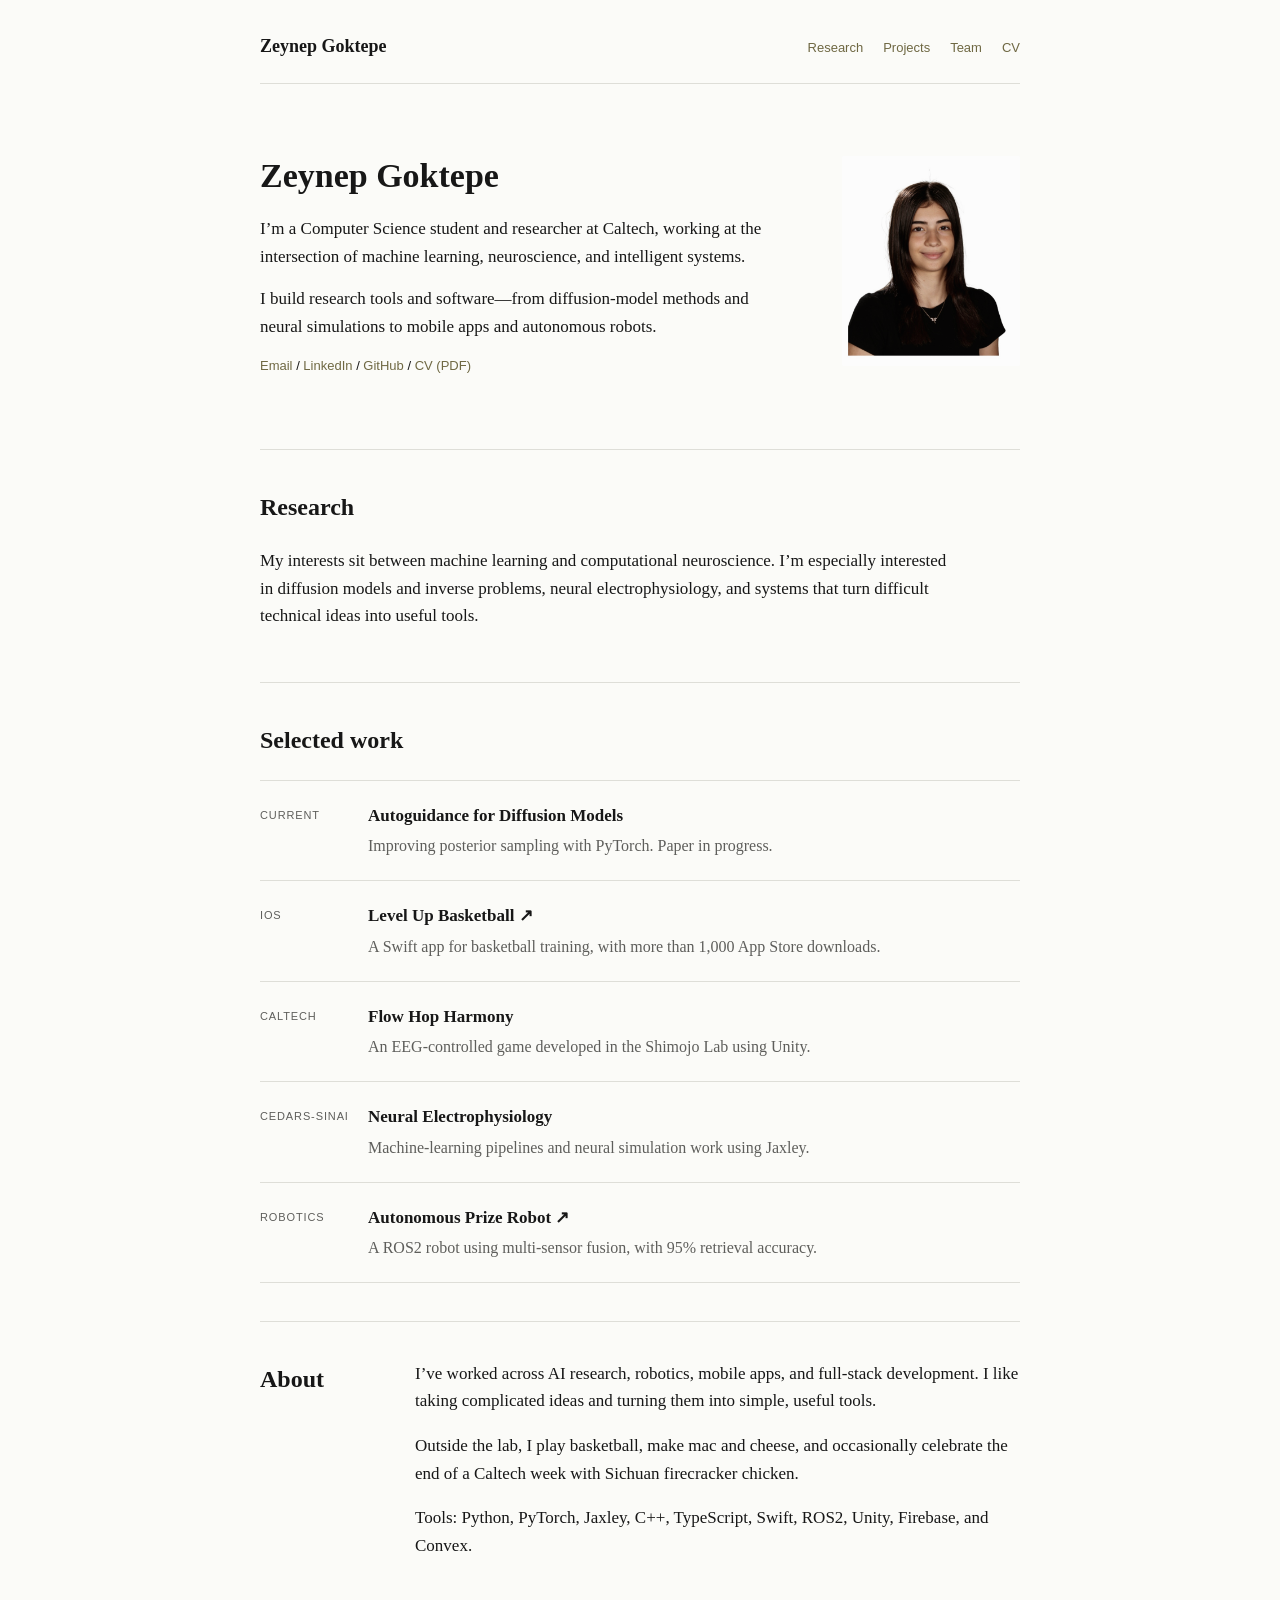
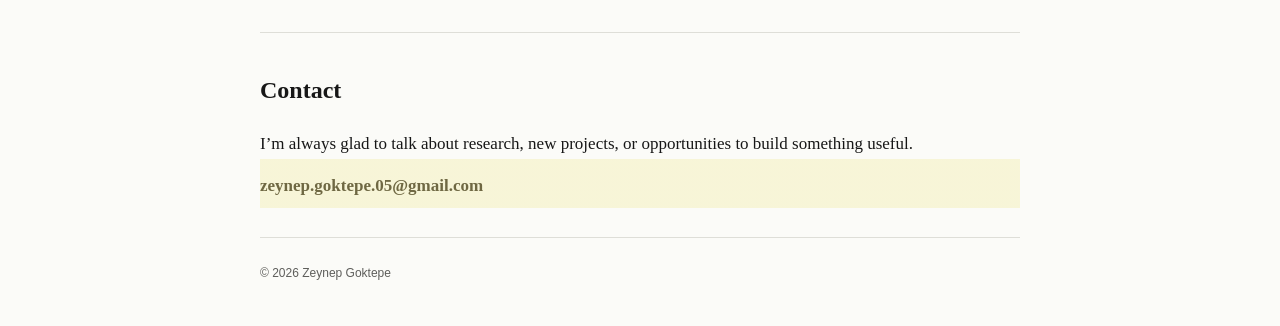
<file: index.html>
<!doctype html>
<html lang="en">
<head>
  <meta charset="utf-8">
  <meta name="viewport" content="width=device-width, initial-scale=1">
  <title>Zeynep Goktepe — Computer Science at Caltech</title>
  <meta name="description" content="Zeynep Goktepe is a computer science student and researcher at Caltech working across machine learning, neuroscience, and software.">
  <meta property="og:type" content="website">
  <meta property="og:title" content="Zeynep Goktepe — Computer Science at Caltech">
  <meta property="og:description" content="Machine learning, neuroscience, and software.">
  <meta property="og:image" content="zeynep.jpg">
  <link rel="stylesheet" href="styles.css">
</head>
<body>
  <main class="site-shell">
    <nav class="nav" aria-label="Main navigation">
      <a class="wordmark" href="index.html">Zeynep Goktepe</a>
      <div class="nav-links">
        <a href="#research">Research</a><a href="#projects">Projects</a><a href="cats.html">Team</a><a href="zeynep-resume.pdf" target="_blank">CV</a>
      </div>
    </nav>

    <header class="intro">
      <div class="intro-copy">
        <h1>Zeynep Goktepe</h1>
        <p>I’m a Computer Science student and researcher at Caltech, working at the intersection of machine learning, neuroscience, and intelligent systems.</p>
        <p>I build research tools and software—from diffusion-model methods and neural simulations to mobile apps and autonomous robots.</p>
        <p class="inline-links"><a href="mailto:zeynep.goktepe.05@gmail.com">Email</a> / <a href="https://www.linkedin.com/in/zeynep-goktepe-9bb5a8205/" target="_blank">LinkedIn</a> / <a href="https://github.com/Zeynoyder1" target="_blank">GitHub</a> / <a href="zeynep-resume.pdf" target="_blank">CV (PDF)</a></p>
      </div>
      <img class="portrait" src="zeynep.jpg" alt="Portrait of Zeynep Goktepe">
    </header>

    <section id="research" class="section">
      <h2>Research</h2>
      <p>My interests sit between machine learning and computational neuroscience. I’m especially interested in diffusion models and inverse problems, neural electrophysiology, and systems that turn difficult technical ideas into useful tools.</p>
    </section>

    <section id="projects" class="section">
      <h2>Selected work</h2>
      <div class="work-list">
        <article class="work-item"><span class="year">Current</span><div><h3>Autoguidance for Diffusion Models</h3><p>Improving posterior sampling with PyTorch. Paper in progress.</p></div></article>
        <a class="work-item" href="https://apps.apple.com/us/app/together-level-up/id6463521780" target="_blank"><span class="year">iOS</span><div><h3>Level Up Basketball <span aria-hidden="true">↗</span></h3><p>A Swift app for basketball training, with more than 1,000 App Store downloads.</p></div></a>
        <article class="work-item"><span class="year">Caltech</span><div><h3>Flow Hop Harmony</h3><p>An EEG-controlled game developed in the Shimojo Lab using Unity.</p></div></article>
        <article class="work-item"><span class="year">Cedars-Sinai</span><div><h3>Neural Electrophysiology</h3><p>Machine-learning pipelines and neural simulation work using Jaxley.</p></div></article>
        <a class="work-item" href="https://github.com/Zeynoyder1/basket" target="_blank"><span class="year">Robotics</span><div><h3>Autonomous Prize Robot <span aria-hidden="true">↗</span></h3><p>A ROS2 robot using multi-sensor fusion, with 95% retrieval accuracy.</p></div></a>
      </div>
    </section>

    <section id="about" class="section two-col">
      <h2>About</h2>
      <div>
        <p>I’ve worked across AI research, robotics, mobile apps, and full-stack development. I like taking complicated ideas and turning them into simple, useful tools.</p>
        <p>Outside the lab, I play basketball, make mac and cheese, and occasionally celebrate the end of a Caltech week with Sichuan firecracker chicken.</p>
        <p>Tools: Python, PyTorch, Jaxley, C++, TypeScript, Swift, ROS2, Unity, Firebase, and Convex.</p>
      </div>
    </section>

    <section id="contact" class="section contact">
      <h2>Contact</h2>
      <p>I’m always glad to talk about research, new projects, or opportunities to build something useful.</p>
      <a class="email" href="mailto:zeynep.goktepe.05@gmail.com">zeynep.goktepe.05@gmail.com</a>
    </section>
    <footer>© 2026 Zeynep Goktepe</footer>
  </main>
</body>
</html>
</file>
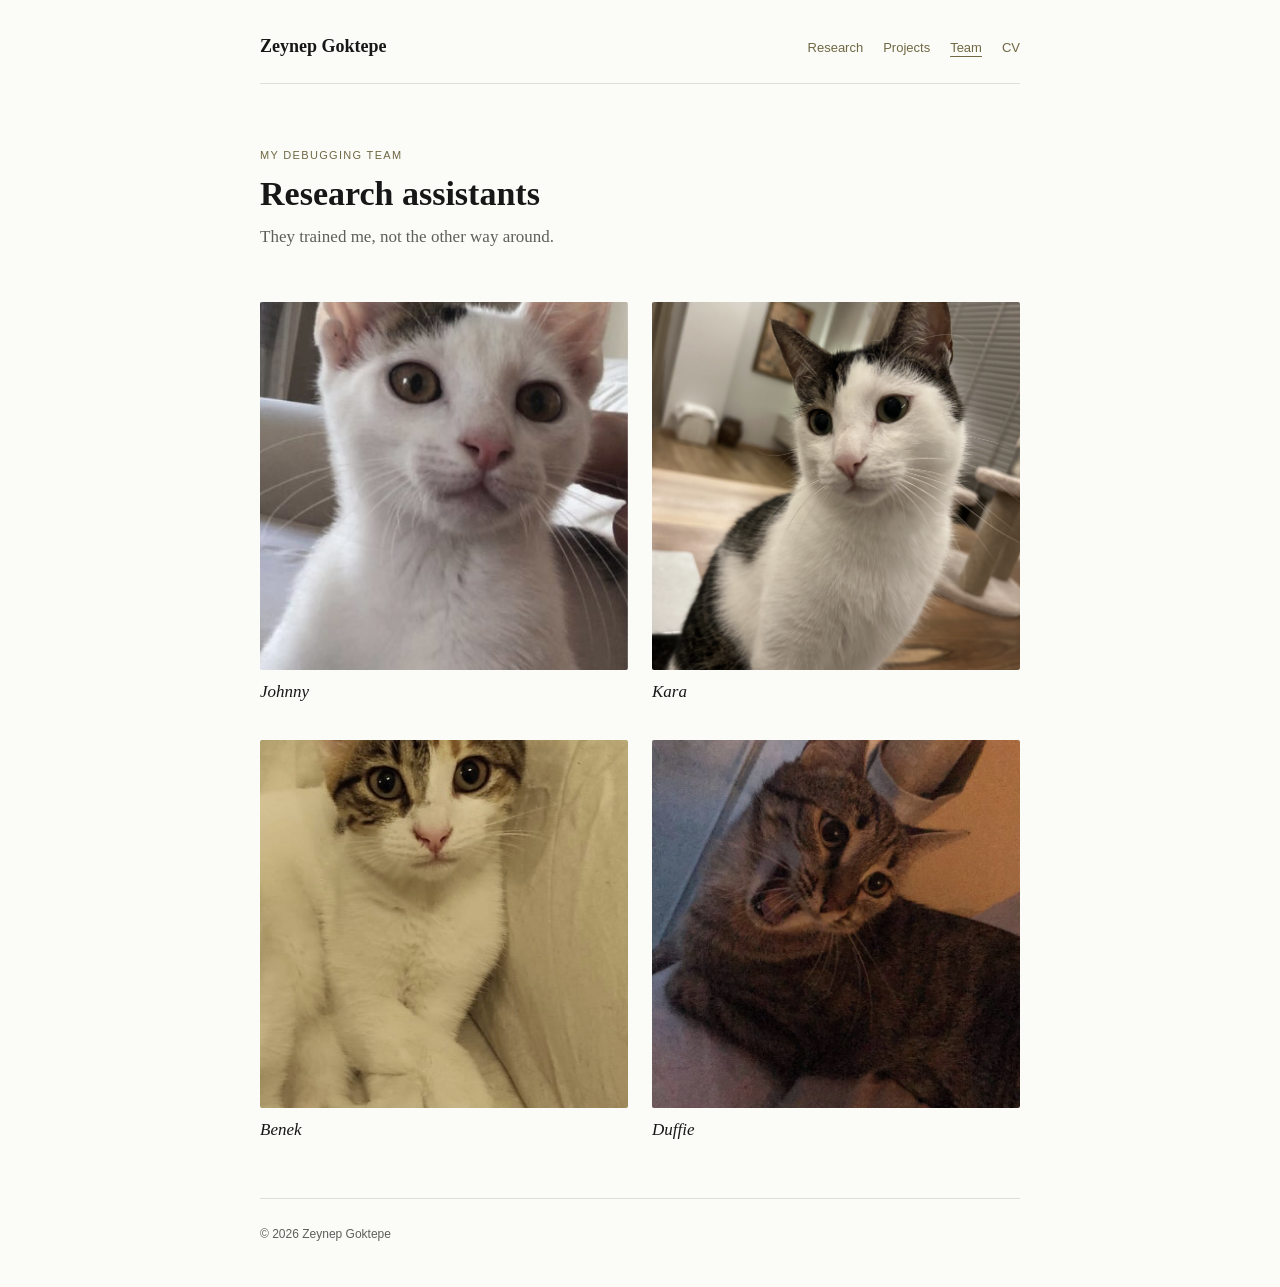
<file: cats.html>
<!doctype html><html lang="en"><head><meta charset="utf-8"><meta name="viewport" content="width=device-width, initial-scale=1"><title>Research Assistants — Zeynep Goktepe</title><meta name="description" content="Zeynep Goktepe's debugging team."><link rel="stylesheet" href="styles.css"></head>
<body><main class="site-shell"><nav class="nav" aria-label="Main navigation"><a class="wordmark" href="index.html">Zeynep Goktepe</a><div class="nav-links"><a href="index.html#research">Research</a><a href="index.html#projects">Projects</a><a class="active" href="cats.html">Team</a><a href="zeynep-resume.pdf" target="_blank">CV</a></div></nav>
<header class="page-intro"><p class="eyebrow">My debugging team</p><h1>Research assistants</h1><p>They trained me, not the other way around.</p></header>
<section class="cat-grid"><figure><img src="johnny.jpg" alt="Johnny"><figcaption>Johnny</figcaption></figure><figure><img src="kara.jpg" alt="Kara"><figcaption>Kara</figcaption></figure><figure><img src="benek.jpg" alt="Benek"><figcaption>Benek</figcaption></figure><figure><img src="duffie.JPG" alt="Duffie"><figcaption>Duffie</figcaption></figure></section><footer>© 2026 Zeynep Goktepe</footer></main></body></html>
</file>
<file: styles.css>
:root{--ink:#171717;--muted:#5e5e5b;--line:#deded8;--paper:#fbfbf8;--accent:#6f6843;--highlight:#f4f0bd}*{box-sizing:border-box}html{scroll-behavior:smooth}body{margin:0;background:var(--paper);color:var(--ink);font-family:Georgia,'Times New Roman',serif;font-size:17px;line-height:1.62}.site-shell{width:min(760px,calc(100% - 40px));margin:0 auto}.nav{display:flex;justify-content:space-between;align-items:baseline;padding:32px 0 22px;border-bottom:1px solid var(--line);font-family:Arial,sans-serif;font-size:13px}.wordmark{font-family:Georgia,serif;font-size:18px;font-weight:700;color:var(--ink)!important}.nav-links{display:flex;gap:20px}.nav a,.inline-links a,.contact a{color:var(--accent);text-decoration:none}.nav a:hover,.inline-links a:hover,.contact a:hover,.nav a.active{text-decoration:underline;text-underline-offset:4px}.intro{display:grid;grid-template-columns:1fr 178px;gap:48px;align-items:start;padding:72px 0 58px}.intro h1,.page-intro h1{font-size:34px;line-height:1.15;margin:0 0 20px}.intro p{margin:0 0 15px}.portrait{width:178px;height:210px;object-fit:cover;object-position:center top;border-radius:2px;filter:saturate(.82) contrast(.98)}.inline-links{font-family:Arial,sans-serif;font-size:13px}.section{padding:38px 0;border-top:1px solid var(--line)}.section h2{font-size:24px;margin:0 0 20px}.section>p{max-width:690px;margin:0 0 14px}.work-list{border-top:1px solid var(--line)}.work-item{display:grid;grid-template-columns:92px 1fr;gap:16px;padding:21px 0;border-bottom:1px solid var(--line);color:inherit;text-decoration:none}.work-item:hover h3{text-decoration:underline;text-underline-offset:4px;text-decoration-color:var(--accent)}.year{font:11px/1.5 Arial,sans-serif;text-transform:uppercase;letter-spacing:.08em;color:var(--muted);padding-top:5px}.work-item h3,.subject-list h3{font-size:17px;margin:0 0 4px}.work-item p,.subject-list p{margin:0;color:var(--muted);font-size:16px}.two-col{display:grid;grid-template-columns:125px 1fr;gap:30px}.two-col p{margin-top:0}.contact{background:linear-gradient(transparent 0 62%,rgba(244,240,189,.55) 62% 86%,transparent 86%);margin-top:18px}.email{font-weight:700}.page-intro{padding:64px 0 42px}.page-intro h1{margin-bottom:10px}.page-intro>p:last-child{max-width:610px;color:var(--muted);margin:0}.eyebrow{font:11px/1.4 Arial,sans-serif;text-transform:uppercase;letter-spacing:.12em;color:var(--accent);margin:0 0 10px}.subject-list>div{display:grid;grid-template-columns:165px 1fr;gap:24px;padding:20px 0;border-top:1px solid var(--line)}.subject-list>div:first-child{border-top:0}.cat-grid{display:grid;grid-template-columns:1fr 1fr;gap:34px 24px;padding:10px 0 55px}.cat-grid figure{margin:0}.cat-grid img{display:block;width:100%;aspect-ratio:1;object-fit:cover;filter:saturate(.8);border-radius:2px}.cat-grid figcaption{margin-top:8px;font-style:italic}footer{padding:28px 0 46px;border-top:1px solid var(--line);font:12px Arial,sans-serif;color:var(--muted)}@media(max-width:680px){body{font-size:16px}.site-shell{width:min(100% - 28px,760px)}.nav{display:block;padding-top:23px}.nav-links{margin-top:14px;gap:14px;flex-wrap:wrap}.intro{grid-template-columns:1fr;gap:26px;padding:48px 0 42px}.portrait{grid-row:1;width:132px;height:156px}.intro h1,.page-intro h1{font-size:30px}.two-col{grid-template-columns:1fr;gap:0}.work-item{grid-template-columns:72px 1fr}.subject-list>div{grid-template-columns:1fr;gap:4px}.cat-grid{gap:24px 14px}}
</file>
